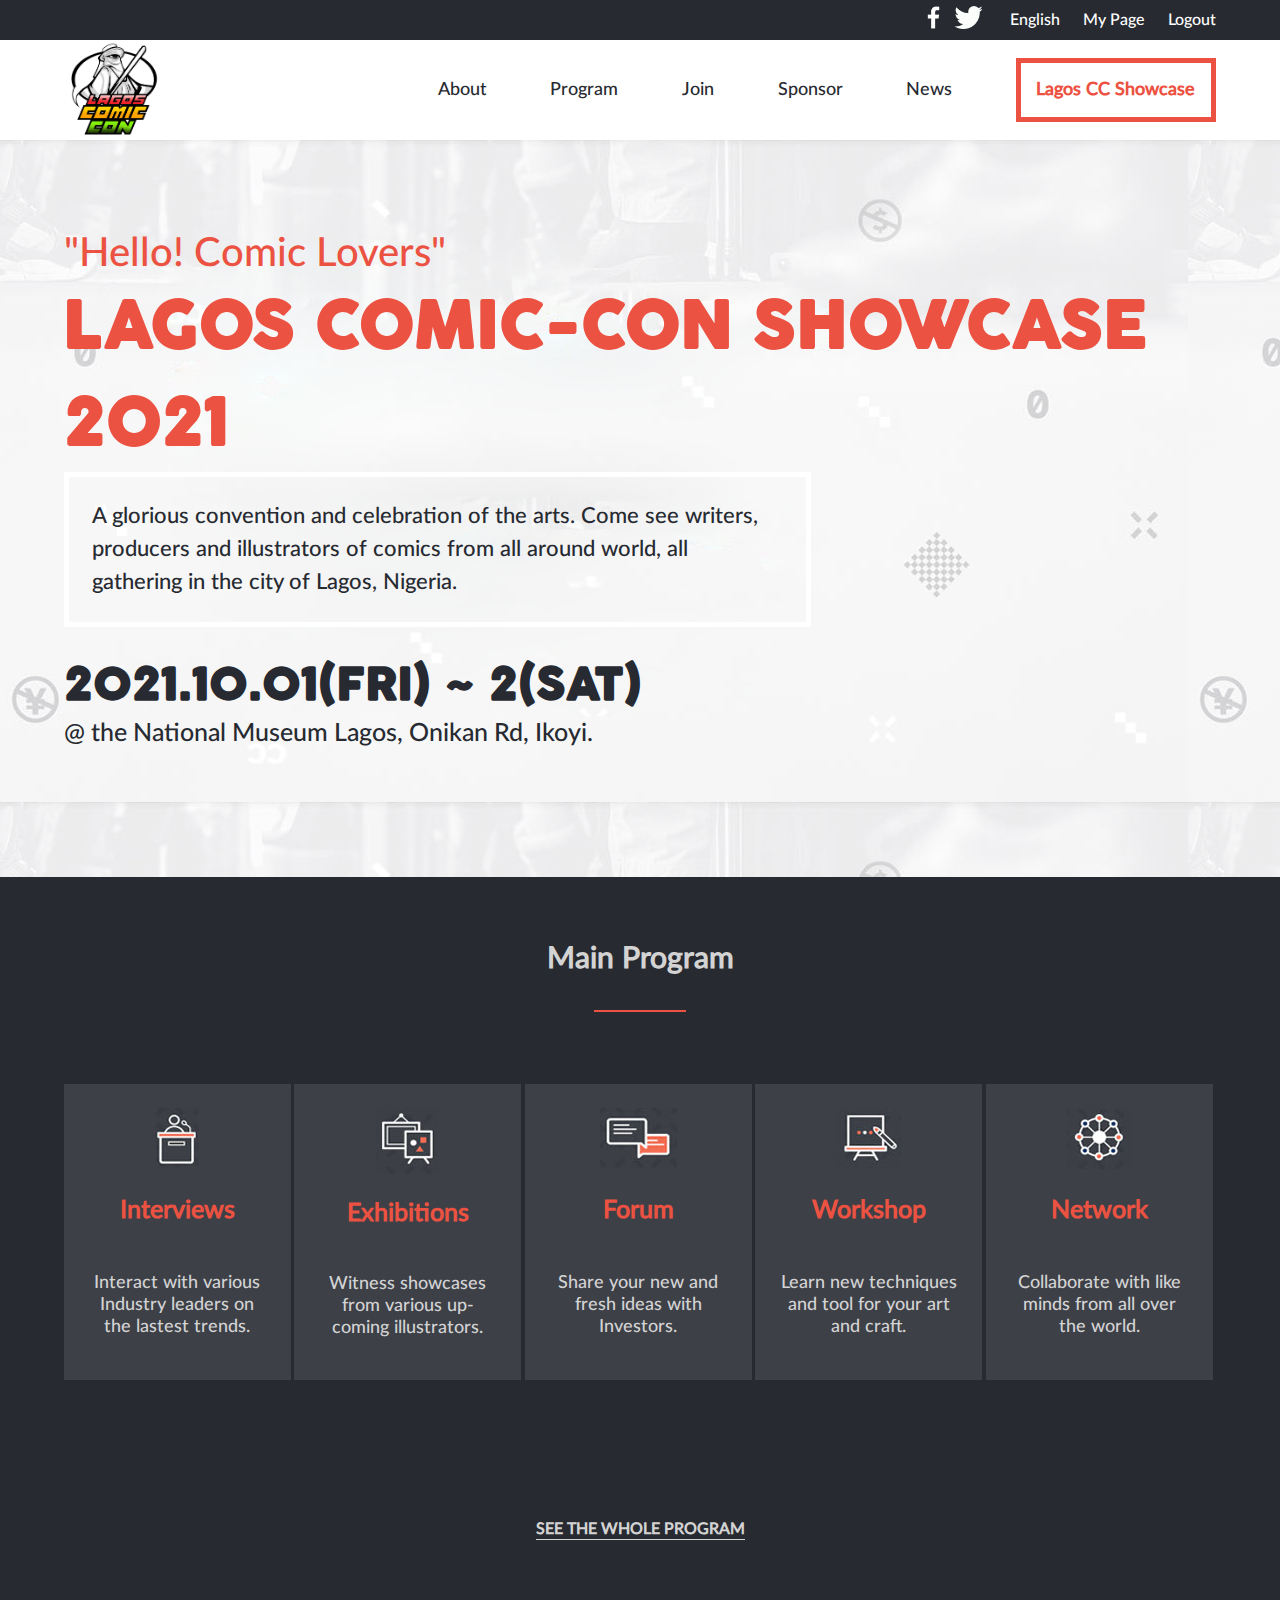
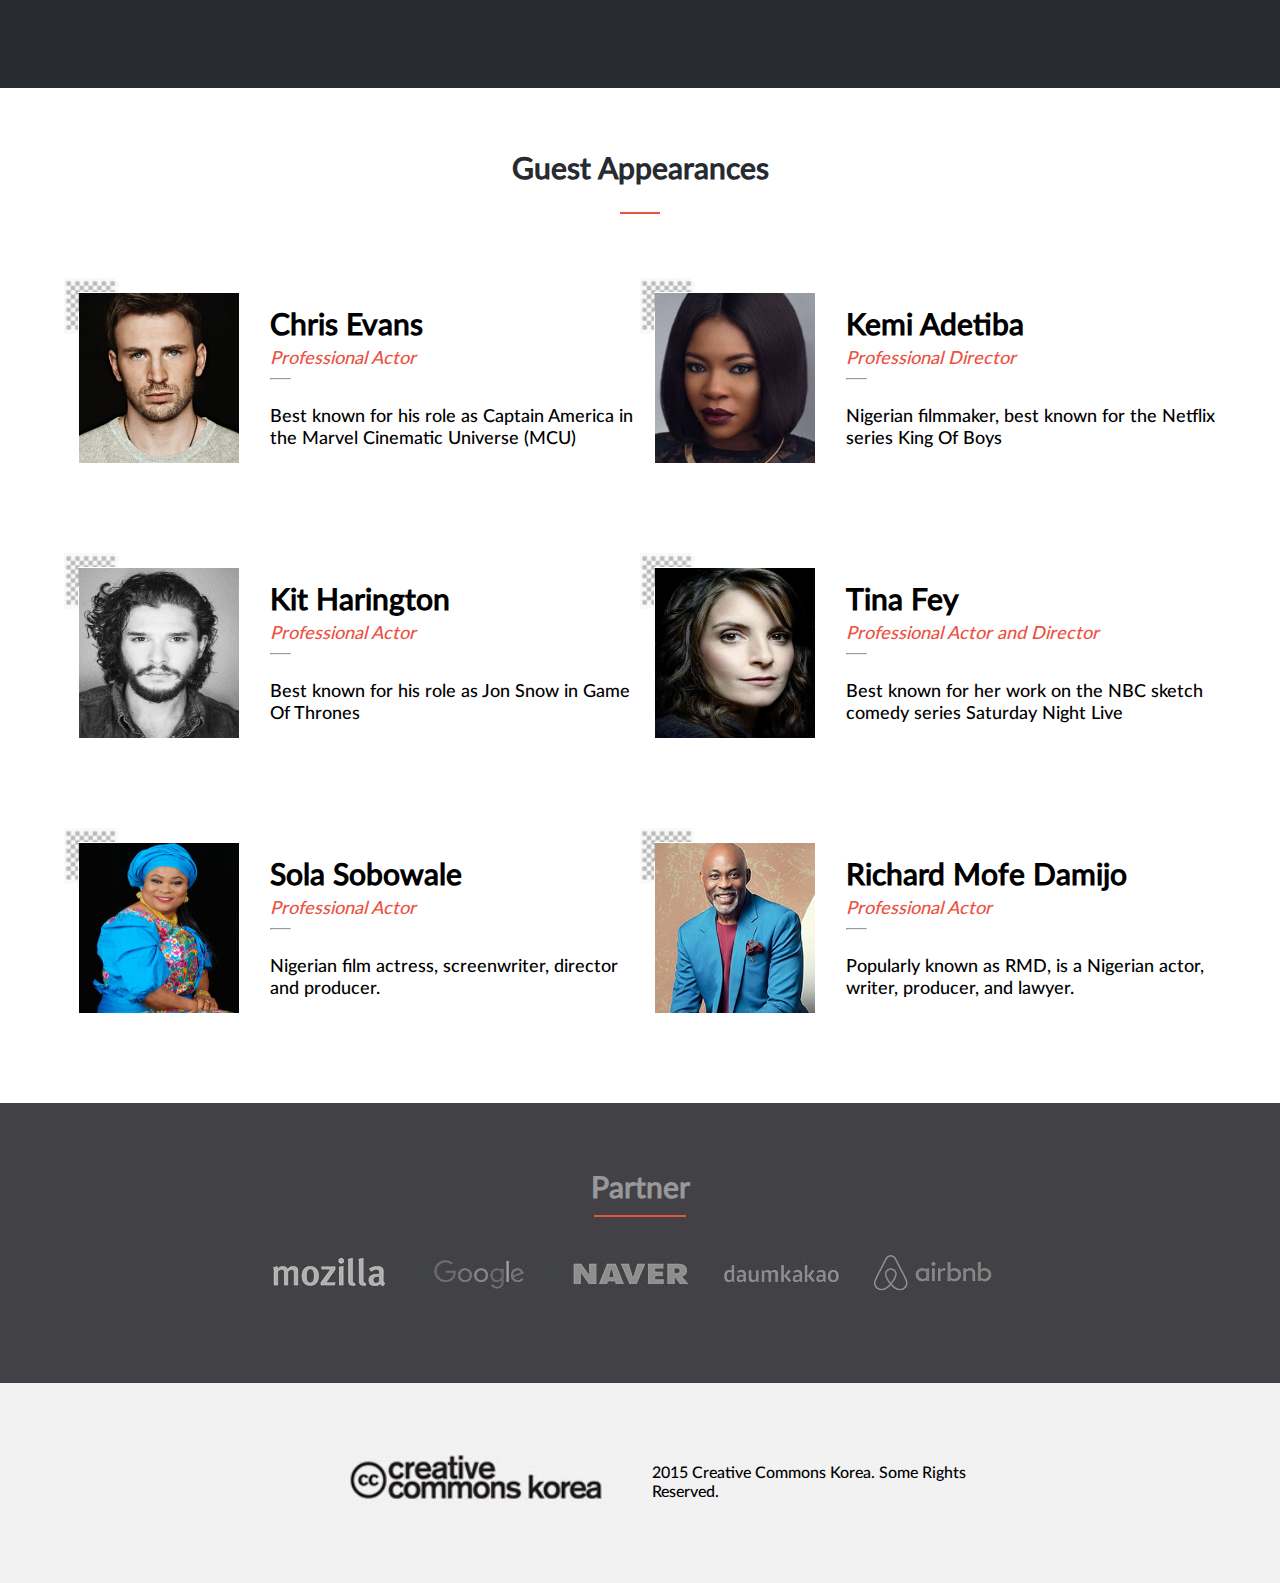
<file: index.html>
<!DOCTYPE html>
<html lang="en">
<head>
<meta charset="utf-8" />
<title>Lagos Comic-Con Showcase: Home page</title>
<meta name="viewport" content="width=device-width,initial-scale=1.0" />
<link rel="stylesheet" href="css/fonts.css" />
<link rel="stylesheet" href="css/main.css" />
<link rel="stylesheet" href="css/mobile-nav.css" />
<link rel="stylesheet" href="css/about-section.css" />
<link rel="stylesheet" href="css/desktop.css" />
<link rel="stylesheet" href="css/homepage.css" />
<script src="scripts/export.js"></script>
</head>
<body onload="loadSpeakers()">
 <div class="container d-flex">

     <div class="mobile-nav-div fixed d-flex">
        <nav class="nav" id="Hamburger">
            <div><img  src="images/Hamburger.PNG" alt="View menu"></div>        
        </nav> 
    </div>

    <div class="desktop-nav-div">
        <nav class="desktop-nav-top">           
                <ul class="desktop-nav-top-ul">
                    <li class="img-list margin-right"> <img  src="images/facebook.png" alt="facebook logo"><img  src="images/twitter.png" alt="twitter logo"></li>                    
                    <li class="margin-right">English</li>
                    <li class="margin-right">My Page</li>
                    <li>Logout</li>
                </ul>  
        </nav> 
        <nav class="desktop-nav">           
                <div class="desktop-nav-img-div" tabindex="0"><a href="#landing-page"><img  src="images/lagosComicConLogo.png" alt="Lagos Comic-Con Logo"></a></div>
                <ul class="desktop-nav-ul">
                    <li tabindex="0"><a href="./about.html">About</a></li>                    
                    <li tabindex="0"><a href="#program-page">Program</a></li>
                    <li tabindex="0"><a href="#landing-page">Join</a></li>
                    <li tabindex="0"><a href="#landing-page">Sponsor</a></li>
                    <li tabindex="0"><a href="#landing-page">News</a></li>
                    <li class="fancy">Lagos CC Showcase</li>
                </ul> 
        </nav> 
    </div>

    <div class="background">
        <section id="landing-Page" class="landing-page desktop-landing-page margin-top">
            <header class="landing-page-header">
                <p>"Hello! Comic Lovers"</p>
                <h1>LAGOS COMIC-CON SHOWCASE <br> 2021</h1>
            </header>
            <div class="landing-page-p-div">
                <p class="border-div desktop-border-div"> A glorious convention and celebration of the arts. Come see writers, producers and illustrators of comics from
                    all around world, all gathering in the city of Lagos, Nigeria.
                </p>
                <p class="span-div"> <span>2021.10.01(FRI) ~ 2(SAT) </span> 
                <br>
                    @ the National Museum Lagos, Onikan Rd, Ikoyi.
                </p>
            </div>
        </section>
    </div>
   

    <section id="program-page" class="program-page">
        <div class="program-page-container-div">
            <header class="program-page-header">
                <h2> Main Program </h2>
                <hr>
            </header>
    
            <div class="flex-div">
                <div class="program-card-div">
                    <header class="program-card-header d-flex">
                        <img src ="images/Interview.PNG" alt="">
                        <h3>Interviews</h3>
                        <p> Interact with various Industry leaders on the lastest trends.</p>
                    </header>
                </div>
                <div class="program-card-div">
                    <header class="program-card-header d-flex">
                        <img src ="images/Exhibition.PNG" alt="">
                        <h3>Exhibitions</h3>
                        <p> Witness showcases from various up-coming illustrators.</p>
                    </header>
                </div>
                <div class="program-card-div">
                    <header class="program-card-header d-flex">
                        <img src ="images/Discussions.PNG" alt="">
                        <h3>Forum</h3>
                        <p> Share your new and fresh ideas with Investors.</p>
                    </header>
                </div>
                <div class="program-card-div">
                    <header class="program-card-header d-flex">
                        <img src ="images/Workshop.PNG" alt="">
                        <h3>Workshop</h3>
                        <p> Learn new techniques and tool for your art and craft.</p>
                    </header>
                </div>
                <div class="program-card-div">
                    <header class="program-card-header d-flex">
                        <img src ="images/Network.PNG" alt="">
                        <h3>Network</h3>
                        <p> Collaborate with like minds from all over the world.</p>
                    </header>
                </div>
            </div>

            <div class="button-div">
                <header class="desktop-page-header">
                    <h2> SEE THE WHOLE PROGRAM </h2>                    
                </header>
                <button class="register-button" type="button"> Join Lagos Comic-Con 2021 </button>               
            </div>
        </div> 
        <div class="speakers-div-container" id="speakers-div-container"> 
            <header class="speakers-div-container-header">
                <h2> Guest Appearances </h2>
                <hr>
            </header>           
           
        </div>    
    </section>  

    <div class="mobile-nav d-flex" id="mobile-nav">  
        <div class="mobile-nav-list d-flex">
          <div class="cross-img-div">
              <img src="images/circle-cross.png" tabindex="0" id="cancel-img" class="cross-img" alt="close menu">
          </div>
          <ul class="mobile-nav-menu-list d-flex">
            <li tabindex="0">
              <div class="mobile-nav-list-title"><a href="#landing-page">Home</a></div>
            </li>
            <li tabindex="0">
              <div class="mobile-nav-list-title margin-top-li"><a href="#program-page">Program</a></div>       
            </li>
            <li tabindex="0">
              <div class="mobile-nav-list-title margin-top-li"><a href="./about.html">About</a></div>   
            </li>
            <li tabindex="0">
              <div class="mobile-nav-list-title margin-top-li"><a href="#landing-page">Join</a></div> 
            </li>
            <li tabindex="0">
                <div class="mobile-nav-list-title margin-top-li"><a href="#landing-page">Sponsor</a></div> 
            </li>
            <li tabindex="0">
                <div class="mobile-nav-list-title margin-top-li"><a href="#landing-page">News</a></div> 
            </li>
          </ul>
        </div>         
      </div>

    <footer>
        <div class="partners">
            <div class="program-page-header footer-header">
                <h2> Partner </h2>
                <hr>
            </div>
            <div class="footer-img-div d-flex"><img src="images/partners.PNG" alt="partners logo"></div>
        </div>       
        <div>           
            <div class="licence-div d-flex">
                <img src="images/cc.PNG" alt="creative commons logo">
                <p>2015 Creative Commons Korea. Some Rights Reserved. </p>
            </div>
        </div>
    </footer>
 </div>
 <script src="scripts/app.js"></script>
</body>
</html>
</file>
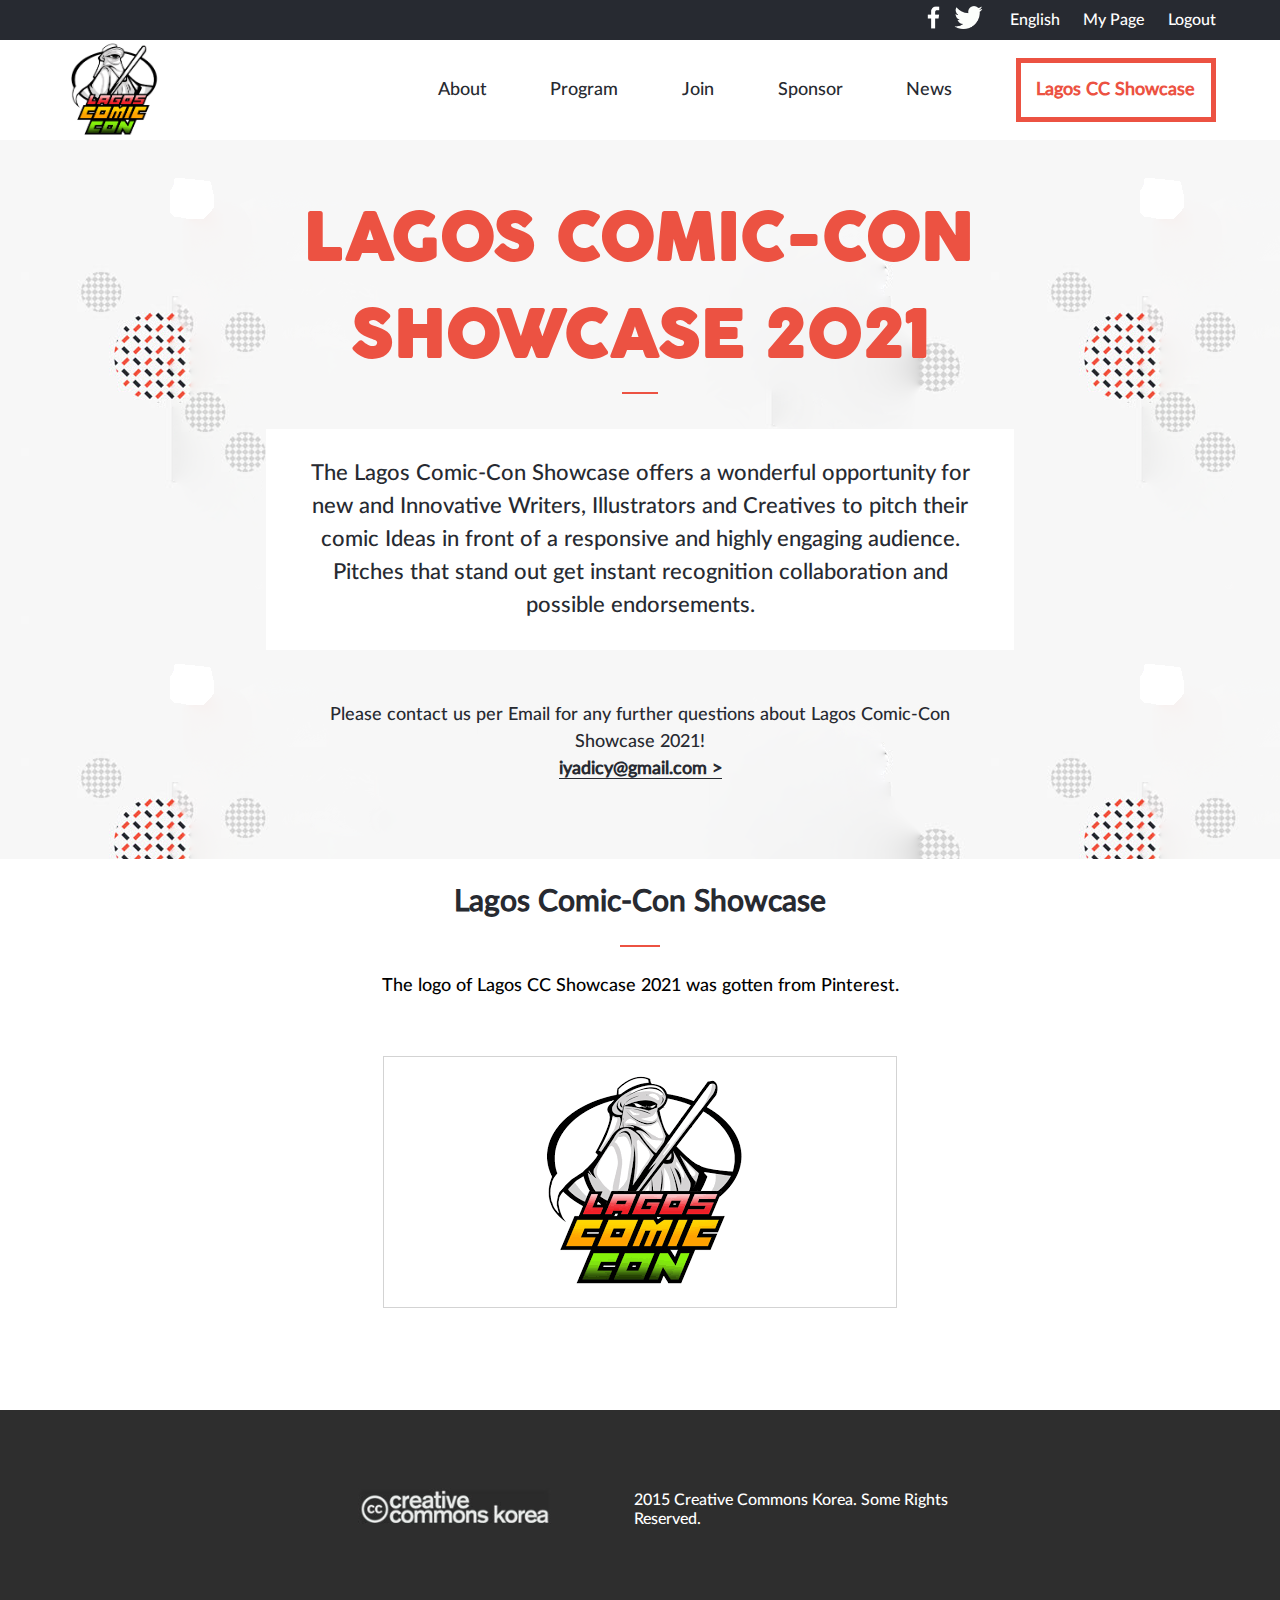
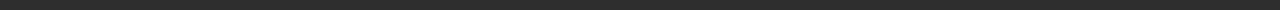
<file: about.html>
<!DOCTYPE html>
<html lang="en">
<head>
<meta charset="utf-8" />
<title>Lagos Comic-Con Showcase: Home page</title>
<meta name="viewport" content="width=device-width,initial-scale=1.0" />
<link rel="stylesheet" href="css/fonts.css" />
<link rel="stylesheet" href="css/main.css" />
<link rel="stylesheet" href="css/mobile-nav.css" />
<link rel="stylesheet" href="css/about-section.css" />
<link rel="stylesheet" href="css/desktop.css" />
<link rel="stylesheet" href="css/aboutpage.css" />
<script src="scripts/export.js"></script>
</head>
<body>
 <div class="container d-flex">

     <div class="mobile-nav-div fixed d-flex">
        <nav class="nav" id="Hamburger">
            <div><img  src="images/Hamburger.PNG" alt="View menu"></div>        
        </nav> 
    </div>

    <div class="desktop-nav-div">
        <nav class="desktop-nav-top">           
                <ul class="desktop-nav-top-ul">
                    <li class="img-list margin-right"> <img  src="images/facebook.png" alt="facebook logo"><img  src="images/twitter.png" alt="twitter logo"></li>                    
                    <li class="margin-right">English</li>
                    <li class="margin-right">My Page</li>
                    <li>Logout</li>
                </ul>  
        </nav> 
        <nav class="desktop-nav">           
                <div class="desktop-nav-img-div" tabindex="0"><a href="./index.html"><img  src="images/lagosComicConLogo.png" alt="Lagos Comic-Con Logo"></a></div>
                <ul class="desktop-nav-ul">
                    <li tabindex="0"><a href="#">About</a></li>                    
                    <li tabindex="0"><a href="#program-page">Program</a></li>
                    <li tabindex="0"><a href="#landing-page">Join</a></li>
                    <li tabindex="0"><a href="#landing-page">Sponsor</a></li>
                    <li tabindex="0"><a href="#landing-page">News</a></li>
                    <li class="fancy">Lagos CC Showcase</li>
                </ul> 
        </nav> 
    </div>  

    <section class="landing-Page desktop-about-page margin-top" id="about-page">
        <div class="pad-div">
            <header class="landing-page-header center">
                <p class="mobile-p">"Hello! Comic Lovers"</p>
                <h2>LAGOS COMIC-CON SHOWCASE 2021</h2>
                <hr>
            </header>
            <div class="landing-page-p-div about-p-div">
                <p class="border-div about-p-tag"> The Lagos Comic-Con Showcase offers a wonderful opportunity for new and Innovative Writers, Illustrators and
                    Creatives to pitch their comic Ideas in front of a responsive and highly engaging audience. Pitches that stand out get instant recognition
                    collaboration and possible endorsements.
                </p>
                <p class="about-landing-page-p"> Please contact us per Email for any further questions about Lagos Comic-Con Showcase 2021!
                    <br>
                    <a href="mailto:iyadicy@gmail.com">iyadicy@gmail.com ></a>                
                </p>
            </div>
        </div>        
        <div class="speakers-div-container flex-column padding">
            <header class="margin speakers-div-container-header">
                <h2> Lagos Comic-Con Showcase </h2>
                <hr>
            </header>
            <P class="about-landing-page-p"> The logo of Lagos CC Showcase 2021 was gotten from Pinterest.</P>
            <div class="main-logo-div"><img src="images/lagosComicConLogo.png" alt="showcase logo"></div>
        </div>
    </section>

    <div class="mobile-nav d-flex" id="mobile-nav">  
        <div class="mobile-nav-list d-flex">
          <div class="cross-img-div">
              <img src="images/circle-cross.png" tabindex="0" id="cancel-img" class="cross-img" alt="close menu">
          </div>
          <ul class="mobile-nav-menu-list d-flex">
            <li tabindex="0">
              <div class="mobile-nav-list-title"><a href="./index.html">Home</a></div>
            </li>
            <li tabindex="0">
              <div class="mobile-nav-list-title margin-top-li"><a href="#program-page">Program</a></div>       
            </li>
            <li tabindex="0">
              <div class="mobile-nav-list-title margin-top-li"><a href="#">About</a></div>   
            </li>
            <li tabindex="0">
              <div class="mobile-nav-list-title margin-top-li"><a href="#landing-page">Join</a></div> 
            </li>
            <li tabindex="0">
                <div class="mobile-nav-list-title margin-top-li"><a href="#landing-page">Sponsor</a></div> 
            </li>
            <li tabindex="0">
                <div class="mobile-nav-list-title margin-top-li"><a href="#landing-page">News</a></div> 
            </li>
          </ul>
        </div>         
      </div>

    <footer>
        <div class="partners">
            <div class="program-page-header footer-header">
                <h2> Partner </h2>
                <hr>
            </div>
            <div class="footer-img-div d-flex"><img src="images/partners.PNG" alt="partners logo"></div>
        </div>       
        <div>           
            <div class="licence-div d-flex">
                <img src="images/cc.PNG" alt="creative commons logo">
                <p>2015 Creative Commons Korea. Some Rights Reserved. </p>
            </div>
        </div>
    </footer>
 </div>
 <script src="scripts/app.js"></script>
</body>
</html>
</file>
<file: css/fonts.css>
@font-face {
  font-family: 'LatoWebMedium';
  src: url('/fonts/Lato-Medium.eot');
  src: url('/fonts/Lato-Medium.eot?#iefix') format('embedded-opentype');
  src: url('/fonts/Lato-Medium.woff2') format('woff2');
  src: url('/fonts/Lato-Medium.woff') format('woff');
  src: url('/fonts/Lato-Medium.ttf') format('truetype');
  font-style: normal;
  font-weight: normal;
  text-rendering: optimizeLegibility;
}

@font-face {
  font-family: 'LatoWebMediumitalic';
  src: url('/fonts/Lato-MediumItalic.eot'); /* IE9 Compat Modes */
  src: url('/fonts/Lato-MediumItalic.eot?#iefix') format('embedded-opentype');
  src: url('/fonts/Lato-MediumItalic.woff2') format('woff2');
  src: url('/fonts/Lato-MediumItalic.woff') format('woff');
  src: url('/fonts/Lato-MediumItalic.ttf') format('truetype');
  font-style: italic;
  font-weight: normal;
  text-rendering: optimizeLegibility;
}

@font-face {
  font-family: 'CocoGoose';
  src: url('/fonts/Cocogoose-Pro-trial.ttf') format('truetype');
  src: url('/fonts/cocogoose.ttf') format('truetype');
  font-weight: normal;
  font-style: normal;
}
</file>
<file: css/main.css>
html {
  box-sizing: border-box;
}

body {
  font-family: 'CocoGoose', 'LatoWebMedium', Helvetica, sans-serif;
  margin: 0;
  background-color: #f5f5f5;
}

button {
  cursor: pointer;
}

.hide {
  display: none;
}

.container {
  flex-direction: column;
  border: none;
  max-width: none;
  height: 100%;
  margin: 0;
  justify-content: space-between;
  overflow-y: auto;
}

footer {
  background-color: #424146;
  padding-top: 5%;
}

.speaker-info-div,
.single-speaker-div,
.program-card-div,
.d-flex {
  display: flex;
}

.mobile-nav-div {
  padding: 4% 2% 2% 2%;
  min-height: 5%;
  z-index: 9;
}

.landing-page {
  width: 96%;
  margin: 2% 2% 10% 2%;
  min-height: 45%;
}

.speaker-info-div span,
.speakers-div-container-header hr,
.program-card-header h3,
.landing-page-header p,
.landing-page-header h1,
.landing-page-header h2,
.program-page-header hr {
  color: #ec5242;
}

.speakers-div-container-header h2,
.landing-page-p-div p {
  color: #272a31;
}

.less-button,
.more-button,
.licence-div p,
.speaker-info-div,
.speakers-div-container-header h2,
.register-button,
.program-card-div,
.program-page-header h2,
.border-div,
.landing-page-header p,
.span-div {
  font-family: 'LatoWebMedium', Helvetica, sans-serif;
}

.landing-page-header p {
  font-size: 40px;
  margin-bottom: 0;
}

.landing-page-header h2,
.landing-page-header h1,
.span-div span {
  font-family: 'CocoGoose', Helvetica, sans-serif;
}

.landing-page-header h2,
.landing-page-header h1 {
  font-size: 65px;
  margin-top: 0;
  margin-bottom: 0;
}

.landing-page-p-div {
  margin-bottom: 2%;
}

.landing-page-p-div p.border-div {
  border: 5px solid #ffff;
  padding: 2%;
  font-size: 22px;
  margin-top: 0;
  line-height: 1.5em;
}

.span-div span {
  font-weight: bold;
  font-size: 45px;
}

.span-div {
  font-size: 25px;
}

.program-page {
  background-color: #ffff;
  min-height: 80%;
}

.register-button,
.program-card-header p,
.program-page-header {
  color: #d3d3d3;
}

.program-page-header {
  margin-bottom: 5%;
}

.program-page-header h2 {
  margin-top: 0;
}

.speakers-div-container-header {
  margin-bottom: 10%;
  margin-top: 5%;
}

.speakers-div-container-header,
.program-page-header {
  text-align: center;
}

.speakers-div-container-header h2,
.program-page-header h2 {
  font-size: 30px;
}

.speakers-div-container-header hr,
.program-page-header hr {
  border: 1px solid;
  width: 7%;
}

.program-page-container-div {
  min-height: 12vh;
  background-color: #272a31;
  padding-top: 5%;
  padding-bottom: 2%;
}

.program-card-div {
  background: #3d4047;
  margin-left: 2%;
  margin-right: 2%;
  margin-bottom: 2%;
  width: 92%;
  padding: 2%;
  height: 150px;
  align-items: center;
}

.program-card-div header {
  width: 100%;
  height: 100%;
  justify-content: space-around;
  align-items: center;
}

.program-card-header p {
  width: 50%;
  font-size: 20px;
}

.program-card-div header.program-card-header {
  flex-direction: row;
}

.program-card-header h3 {
  font-size: 25px;
}

.button-div {
  height: 150px;
  width: 80%;
  margin: 5% 10% 5% 10%;
}

.register-button {
  height: 100%;
  background: #ec5242;
  width: 100%;
  font-size: 30px;
}

.register-button:hover {
  border: 5px solid #3d4047;
}

.speakers-div-container {
  background: #ffff;
  padding-top: 5%;
}

.group-speakers-div {
  margin-left: 2%;
  margin-right: 2%;
}

.single-speaker-div {
  flex-direction: row;
  margin-bottom: 4%;
}

.speaker-img-div {
  height: 200px;
  width: 200px;
  margin-right: 4%;
  margin-bottom: 5%;
  position: relative;
  z-index: 0;
  overflow: hidden;
}

.speaker-img {
  width: 100%;
  height: 100%;
}

.speaker-info-div {
  flex-direction: column;
  width: 70%;
}

.speaker-info-div h3 {
  font-size: 30px;
  font-weight: bold;
  margin-bottom: 1%;
}

.speaker-info-div p,
.speaker-info-div span {
  font-size: 18px;
}

.speaker-info-div span {
  font-style: italic;
}

.speaker-info-div hr {
  width: 5%;
  margin-left: 0;
}

.footer-img-div {
  justify-content: center;
}

.licence-div {
  background: #fff;
  width: 100%;
  height: 100px;
  align-items: center;
  justify-content: space-around;
}

.licence-div p {
  width: 50%;
  font-size: 16px;
}

.licence-div img {
  height: 45%;
}

.footer-img-div img {
  margin-bottom: 7%;
  min-width: 50%;
}

.less-button,
.more-button {
  display: flex;
  width: 96%;
  height: 75px;
  margin-left: 2%;
  margin-right: 2%;
  margin-bottom: 5%;
  font-size: 20px;
  background: #ffff;
  border: 1px solid #d3d3d3;
  justify-content: center;
  align-items: center;
}

.less-button img,
.more-button img {
  margin-left: 2%;
}

.less-button:hover,
.more-button:hover {
  border: 5px solid #d3d3d3;
}
</file>
<file: css/mobile-nav.css>
.mobile-nav {
  display: none;
  z-index: 9;
  min-width: 100%;
  min-height: 100%;
  position: fixed;
  flex-wrap: wrap;
  background: #ec5242;
  flex-direction: column;
  justify-content: space-between;
  margin: auto;
}

.mobile-nav-top {
  flex-direction: row;
  justify-content: space-between;
  min-width: 100%;
  height: 80px;
}

.mobile-nav-menu-list a {
  text-decoration: none;
  color: #d3d3d3;
  font-size: 20px;
}

.mobile-nav-menu-list a:hover {
  border-bottom: 4px solid #272a31;
}

.mobile-nav-list {
  width: 100%;
  height: 100%;
  flex-direction: column;
}

li.mobile-nav-list-title {
  text-decoration: none;
}

.mobile-nav-menu-list {
  list-style: none;
  font-family: 'CocoGoose', Helvetica, sans-serif;
  text-align: center;
  flex-direction: column;
  align-content: center;
  min-width: 100%;
  padding: 0;
  height: 80%;
}

.mobile-nav-top div.cross-img-div {
  max-width: 8%;
}

.cross-img-div {
  height: 50%;
  margin-top: 20px;
  margin-right: 5%;
  margin-left: 10%;
}

.cross-img {
  height: 30px;
  width: 30px;
  resize: both;
}

.margin-top-li {
  margin-top: 60px;
}
</file>
<file: css/about-section.css>
.about-p-tag,
.about-landing-page-p,
.center {
  text-align: center;
}

.about-p-tag {
  margin: 3% 2% 3% 2%;
  background: #ffff;
}

.flex-column,
.about-p-div {
  display: flex;
  flex-direction: column;
}

.about-landing-page-p {
  font-size: 18px;
  align-self: center;
  width: 70%;
  line-height: 1.5em;
  font-family: 'LatoWebMedium', Helvetica, sans-serif;
}

.about-landing-page-p a {
  color: #272a31;
  font-weight: bold;
  text-decoration: none;
  border-bottom: 1px solid #272a31;
}

.margin {
  margin-top: 0;
  margin-bottom: 0;
}

.padding {
  padding-top: 2%;
}

.main-logo-div img {
  resize: both;
  align-self: center;
}

.main-logo-div {
  display: flex;
  flex-direction: row;
  width: 94%;
  margin: 3% 3% 4% 3%;
  height: 250px;
  justify-content: center;
  border: 1px solid #d3d3d3;
}

.fixed {
  position: fixed;
  background-color: #f5f5f5;
  width: 100%;
}

.margin-top {
  margin-top: 12%;
}
</file>
<file: css/desktop.css>
.desktop-page-header,
.landing-page-header hr,
.desktop-nav-div {
  display: none;
}

.background {
  background-image: url('../images/landing-page-background.png');
  padding-top: 50px;
}

.desktop-about-page {
  background-image: url('../images/about-page-background.png');
}

.speaker-img-design {
  content: url('../images/mobileDesign.PNG');
  position: relative;
  top: 0;
  left: 0;
}

.speaker-img {
  width: 160px;
  height: 170px;
  position: absolute;
  top: 15px;
  left: 15px;
}

@media only screen and (min-width: 768px) {
  .do-collapse-div,
  .mobile-p,
  .undo-collapse-div,
  .register-button,
  .mobile-nav-div,
  .mobile-nav {
    display: none;
  }

  .speaker-img-design {
    content: url('../images/desktopDesign.PNG');
  }

  .speakers-div-container {
    padding: 0;
  }

  .speakers-div-container-header {
    margin-bottom: 5%;
  }

  .footer-header {
    margin-bottom: 30px;
    padding-top: 30px;
  }

  footer {
    padding-top: 3%;
  }

  .footer-header h2 {
    margin-bottom: 0;
    color: #98989a;
  }

  .margin-right {
    margin-right: 2%;
  }

  ul {
    list-style: none;
  }

  .block,
  .landing-page-header hr,
  .desktop-page-header {
    display: block;
  }

  .group-speakers-div,
  .button-div,
  .program-page-header,
  .flex-div,
  .desktop-nav-ul,
  .desktop-nav-img-div,
  .desktop-nav,
  .desktop-nav-top-ul,
  .desktop-nav-top,
  .desktop-nav-div {
    display: flex;
  }

  .desktop-nav-top,
  .desktop-nav-div,
  .width {
    width: 100%;
  }

  .program-page-header,
  .program-card-div header.program-card-header,
  .program-card-div,
  .desktop-nav-div {
    flex-direction: column;
  }

  .desktop-nav-top-ul,
  .desktop-nav-top {
    flex-direction: row;
  }

  .desktop-page-header h2,
  .desktop-nav-ul,
  .desktop-nav-top {
    font-family: 'LatoWebMedium', Helvetica, sans-serif;
  }

  .desktop-nav-top {
    height: 40px;
    list-style: none;
    background: #272a31;
    color: #ffff;
  }

  .desktop-nav-top-ul {
    padding-right: 5%;
    align-items: center;
    width: 100%;
    justify-content: flex-end;
  }

  .desktop-nav {
    background: #ffff;
    height: 100px;
  }

  .desktop-nav-img-div img {
    height: 100%;
  }

  .desktop-nav-img-div {
    padding-left: 5%;
    width: 30%;
    justify-content: flex-start;
  }

  .desktop-nav-ul {
    width: 70%;
    font-size: 18px;
    padding-right: 5%;
    justify-content: space-between;
  }

  .desktop-nav-ul li {
    align-self: center;
  }

  .desktop-nav-ul li.fancy {
    font-weight: bold;
    border: 5px solid #ec5242;
    padding: 2%;
  }

  .desktop-nav-ul a {
    text-decoration: none;
    color: #272a31;
  }

  .landing-page-header hr,
  .speakers-div-container-header hr,
  .desktop-nav-ul li.fancy,
  .desktop-nav-ul a:hover {
    color: #ec5242;
  }

  .margin {
    margin-bottom: 0;
  }

  .margin-top {
    margin-top: 10%;
  }

  .pad-div,
  .desktop-landing-page {
    margin-left: 5%;
    margin-right: 5%;
    width: 90%;
  }

  .desktop-about-page,
  .desktop-landing-page {
    margin-top: 0;
  }

  .desktop-about-page {
    padding-top: 50px;
  }

  .desktop-border-div {
    width: 50%;
    font-size: 16px;
  }

  .program-card-div {
    margin-left: 0;
    margin-right: 0.3%;
    margin-bottom: 0;
    width: 20%;
    height: 250px;
    align-items: center;
  }

  .program-card-header p {
    width: 100%;
    font-size: 18px;
    text-align: center;
  }

  .flex-div {
    padding-left: 5%;
    padding-right: 5%;
    height: 300px;
  }

  .program-card-div:hover {
    border: 0.3px solid #d3d3d3;
  }

  .button-div {
    justify-content: center;
    align-items: center;
  }

  .desktop-page-header h2 {
    margin-bottom: 0;
    height: 100%;
    justify-content: center;
    border-bottom: 1px solid #d3d3d3;
    text-align: center;
    color: #d3d3d3;
    font-size: 16px;
    cursor: pointer;
  }

  .landing-page-header h2 {
    width: 60%;
    text-align: center;
    margin-left: 20%;
    margin-right: 20%;
  }

  .group-speakers-div {
    margin-left: 5%;
    margin-right: 5%;
  }

  .single-speaker-div {
    width: 50%;
  }

  .landing-page-header hr,
  .speakers-div-container-header hr {
    border: 1px solid;
    width: 3%;
  }

  .landing-page-header hr {
    margin-bottom: 3%;
  }

  .landing-page-p-div {
    margin-bottom: 5%;
  }

  .landing-page-p-div,
  p.border-div {
    font-size: 18px;
  }

  p.border-div {
    width: 60%;
    align-self: center;
  }

  .about-landing-page-p {
    width: 60%;
  }

  .main-logo-div {
    width: 40%;
    align-self: center;
    margin-bottom: 5%;
  }

  .footer-img-div img {
    content: url('../images/Partners-Desktop.PNG');
  }

  .licence-div img {
    content: url('../images/ccGrey.PNG');
    height: 30%;
  }

  li.img-list img {
    height: 50%;
    width: 35px;
  }

  .licence-div {
    background: #f2f2f2;
    min-height: 200px;
    padding-left: 25%;
    padding-right: 20%;
    width: 55%;
  }

  .partners {
    min-height: 200px;
  }
}
</file>
<file: css/homepage.css>
footer {
  display: none;
}

@media only screen and (min-width: 768px) {
  footer {
    display: block;
  }
}
</file>
<file: css/aboutpage.css>
.partners {
  display: block;
}

@media only screen and (min-width: 768px) {
  .partners {
    display: none;
  }

  footer {
    background: #ffff;
  }

  .licence-div {
    background: #2e2e2e;
    color: #ffff;
  }

  .licence-div img {
    content: url('../images/ccDesktop.PNG');
  }
}
</file>
